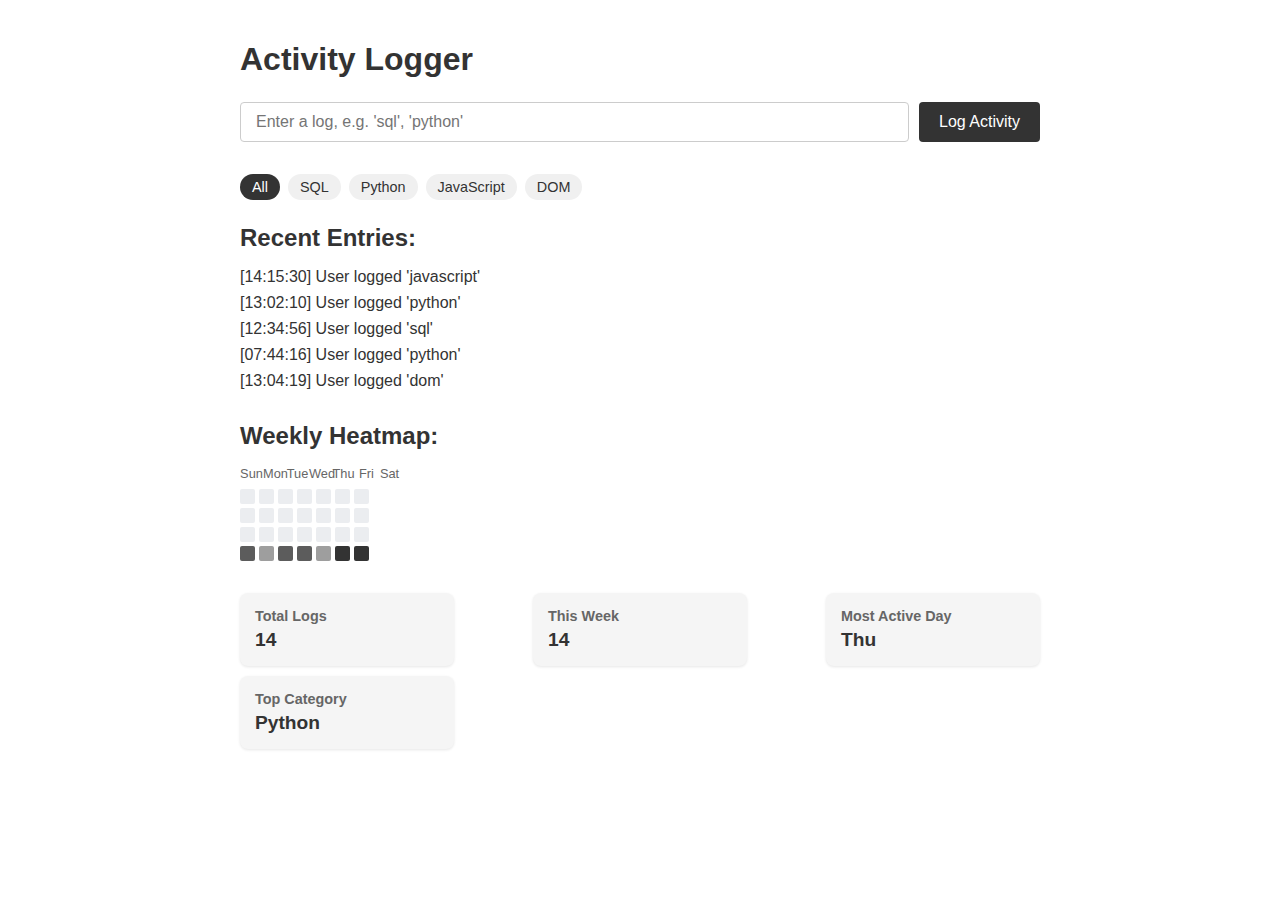
<file: index.html>
<!DOCTYPE html>
<html lang="en">
  <head>
    <meta charset="UTF-8" />
    <meta name="viewport" content="width=device-width, initial-scale=1.0" />
    <title>Activity Logger</title>
    <link rel="stylesheet" href="./style.css" />
  </head>
  <body>
    <h1>Activity Logger</h1>

    <div class="input-container">
      <input
        type="text"
        id="activity-input"
        placeholder="Enter a log, e.g. 'sql', 'python'"
      />
      <button id="submit-btn">Log Activity</button>
    </div>

    <div class="categories">
      <div class="category-pill active" data-category="all">All</div>
      <div class="category-pill" data-category="sql">SQL</div>
      <div class="category-pill" data-category="python">Python</div>
      <div class="category-pill" data-category="javascript">JavaScript</div>
      <div class="category-pill" data-category="dom">DOM</div>
    </div>

    <h2>Recent Entries:</h2>
    <div id="recent-logs"></div>

    <h2>Weekly Heatmap:</h2>
    <div class="days-row">
      <div class="day-label">Sun</div>
      <div class="day-label">Mon</div>
      <div class="day-label">Tue</div>
      <div class="day-label">Wed</div>
      <div class="day-label">Thu</div>
      <div class="day-label">Fri</div>
      <div class="day-label">Sat</div>
    </div>
    <div id="heatmap-container"></div>

    <div class="activity-stats">
      <div class="stat-card">
        <h3>Total Logs</h3>
        <div class="stat-value" id="total-logs">0</div>
      </div>
      <div class="stat-card">
        <h3>This Week</h3>
        <div class="stat-value" id="week-logs">0</div>
      </div>
      <div class="stat-card">
        <h3>Most Active Day</h3>
        <div class="stat-value" id="active-day">-</div>
      </div>
      <div class="stat-card">
        <h3>Top Category</h3>
        <div class="stat-value" id="top-category">-</div>
      </div>
    </div>

    <script src="./script.js"></script>
  </body>
</html>
</file>
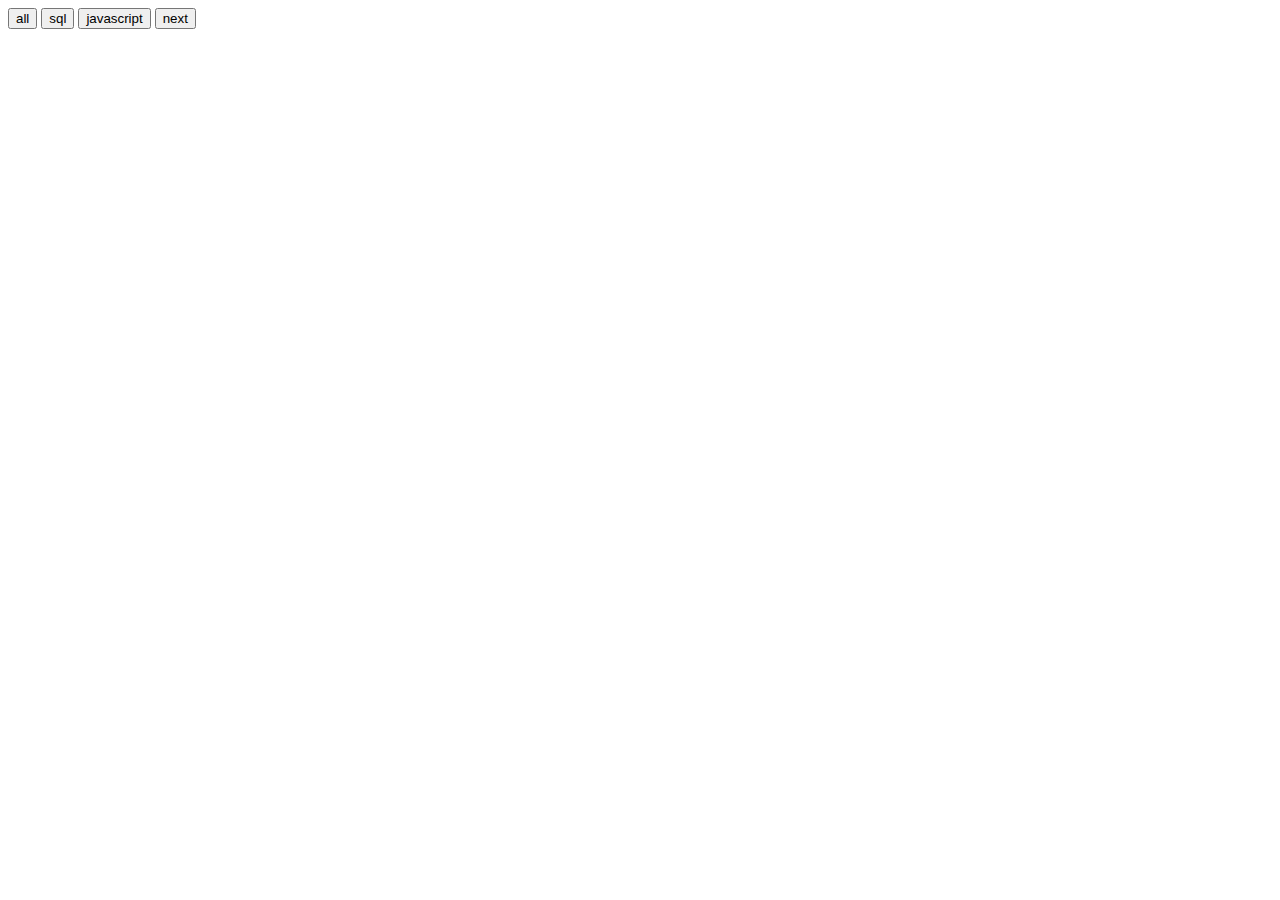
<file: sample.html>
<html lang="en">
  <head>
    <meta charset="UTF-8" />
    <meta name="viewport" content="width=device-width, initial-scale=1.0" />
    <title>Document</title>
  </head>
  <body>
    <div class="categories">
      <button data-category="all">all</button>
      <button data-category="sql">sql</button>
      <button data-category="javascript">javascript</button>
      <button data-category="next">next</button>
    </div>
    <div id="log-container"></div>
  </body>
  <script>
    // I think we making our own html element, tell me more what is happening here

    const categoryButtons = document.querySelectorAll("[data-category]");

    const activityLogs = [
      { activity: "Gym session", time: "08:00" },
      { activity: "Studied JS", time: "10:00" },
      { activity: "Gym again", time: "18:00" },
    ];

    categoryButtons.forEach((button) => {
      button.addEventListener("click", () => {
        const selectedCategory = button.dataset.category;
        const someActivityLogs =
          selectedCategory === "sql"
            ? activityLogs
            : activityLogs.filter((log) => {
                log.activity
                  .toLowerCase()
                  .includes(selectedCategory.toLowerCase());
              });
        renderLogs(someActivityLogs);
      });
    });

    //straight forward

    function renderLogs(logs) {
      const logContainer = document.getElementById("log-container");
      logContainer.innerHTML = ""; // clear previous logs

      logs.forEach((log) => {
        const logItem = document.createElement("div");
        logItem.textContent = `${log.activity} - ${log.time}`;
        logContainer.appendChild(logItem);
      });
    }
  </script>
</html>
</file>
<file: style.css>
body {
  font-family: -apple-system, BlinkMacSystemFont, "Segoe UI", Roboto, Helvetica,
    Arial, sans-serif;
  max-width: 800px;
  margin: 0 auto;
  padding: 20px;
  color: #333;
}
h1 {
  font-size: 2rem;
  margin-bottom: 1.5rem;
}
.input-container {
  display: flex;
  margin-bottom: 2rem;
  gap: 10px;
}
input {
  flex: 1;
  padding: 10px 15px;
  font-size: 1rem;
  border: 1px solid #ccc;
  border-radius: 4px;
}
button {
  padding: 10px 20px;
  background-color: #333;
  color: white;
  border: none;
  border-radius: 4px;
  font-size: 1rem;
  cursor: pointer;
}
button:hover {
  background-color: #555;
}
h2 {
  font-size: 1.5rem;
  margin: 1.5rem 0 1rem;
}
#recent-logs {
  margin-bottom: 2rem;
}
.log-entry {
  margin: 0.5rem 0;
  font-size: 1rem;
}
.heatmap-container {
  margin-top: 2rem;
}
.heatmap-row {
  display: flex;
  margin-bottom: 4px;
}
.heatmap-cell {
  width: 15px;
  height: 15px;
  margin-right: 4px;
  background-color: #ebedf0;
  border-radius: 2px;
}
.heatmap-cell.level-1 {
  background-color: #c6c6c6;
}
.heatmap-cell.level-2 {
  background-color: #9e9e9e;
}
.heatmap-cell.level-3 {
  background-color: #5c5c5c;
}
.heatmap-cell.level-4 {
  background-color: #333333;
}
.days-row {
  display: flex;
  margin-bottom: 8px;
  font-size: 0.8rem;
  color: #666;
}
.day-label {
  width: 23px;
  text-align: center;
}
.activity-stats {
  display: flex;
  justify-content: space-between;
  margin-top: 2rem;
  flex-wrap: wrap;
}
.stat-card {
  background-color: #f5f5f5;
  padding: 15px;
  border-radius: 8px;
  width: 23%;
  margin-bottom: 10px;
  box-shadow: 0 1px 3px rgba(0, 0, 0, 0.1);
}
.stat-card h3 {
  margin: 0 0 5px 0;
  font-size: 0.9rem;
  color: #666;
}
.stat-value {
  font-size: 1.2rem;
  font-weight: bold;
}
.categories {
  display: flex;
  flex-wrap: wrap;
  margin: 1rem 0;
  gap: 8px;
}
.category-pill {
  background-color: #f0f0f0;
  padding: 5px 12px;
  border-radius: 16px;
  font-size: 0.9rem;
  cursor: pointer;
  transition: background-color 0.2s;
}
.category-pill:hover {
  background-color: #e0e0e0;
}
.category-pill.active {
  background-color: #333;
  color: white;
}
@media (max-width: 600px) {
  .stat-card {
    width: 48%;
  }
  .input-container {
    flex-direction: column;
  }
  button {
    width: 100%;
  }
}
</file>
